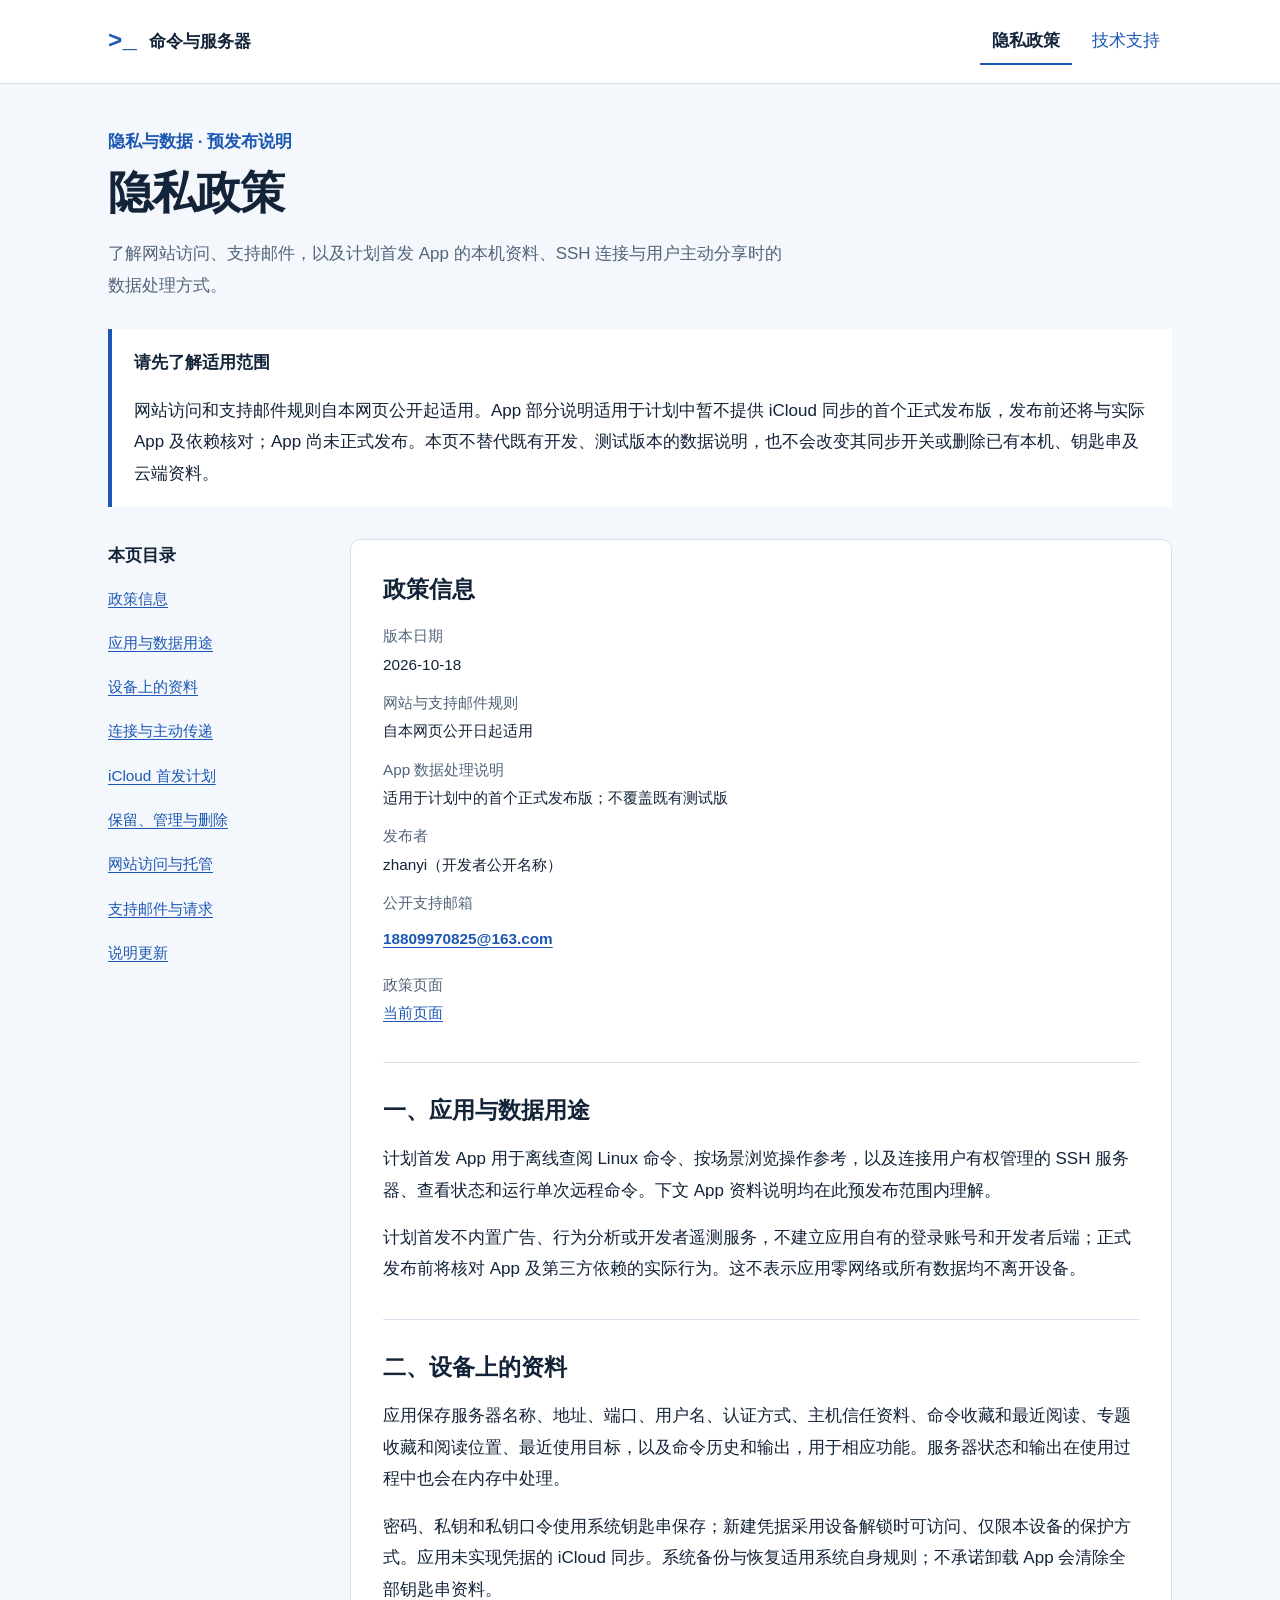
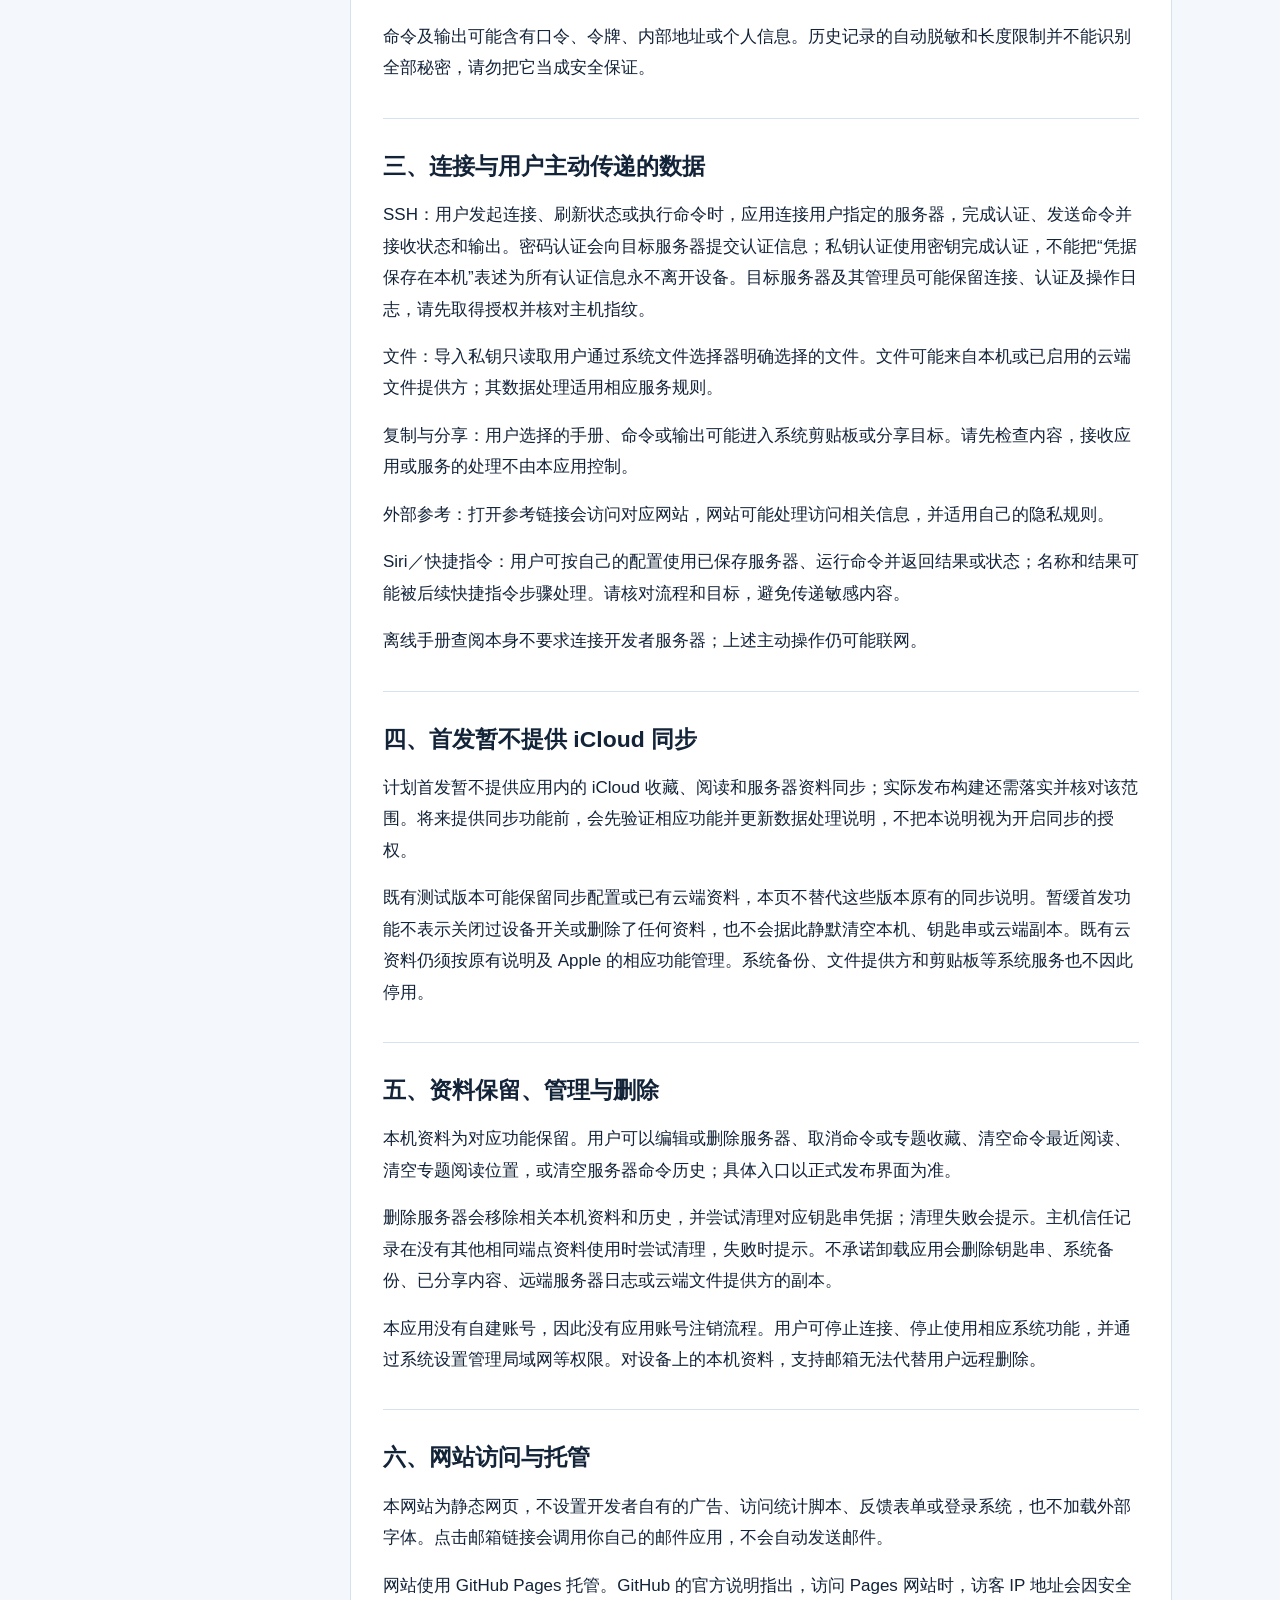
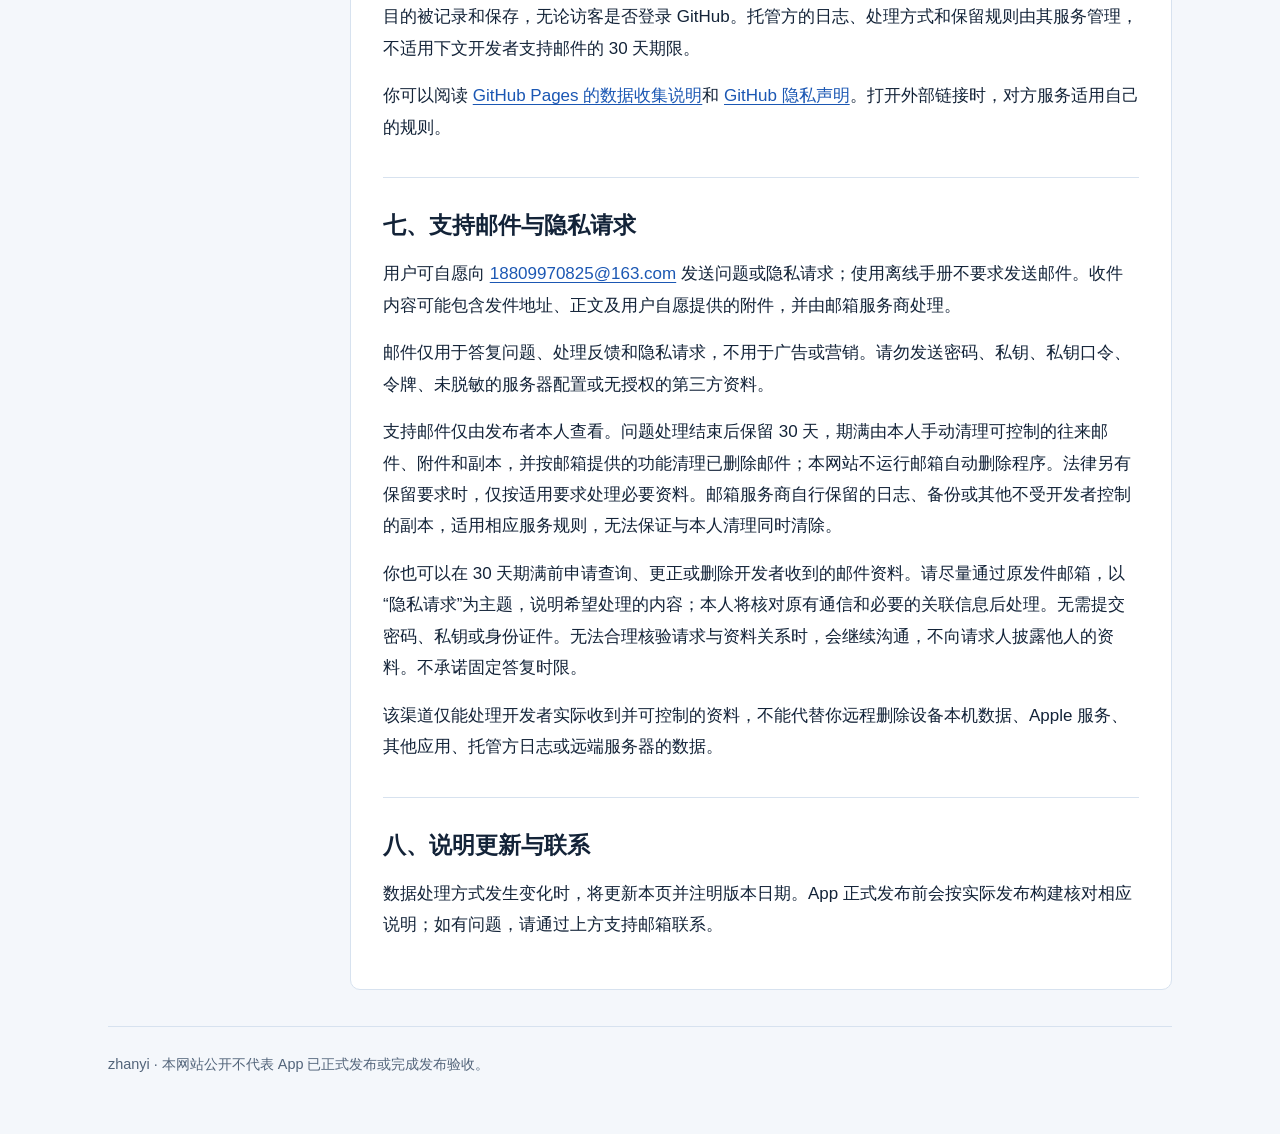
<file: index.html>
<!doctype html>
<html lang="zh-CN">
<head>
  <meta charset="utf-8">
  <meta name="viewport" content="width=device-width, initial-scale=1">
  <meta name="robots" content="noindex, nofollow">
  <meta name="referrer" content="no-referrer">
  <meta name="description" content="命令与服务器的网站、支持邮件及计划首发 App 的隐私与数据处理说明。">
  <title>隐私政策｜命令与服务器</title>
  <link rel="stylesheet" href="styles.css">
</head>
<body>
<a class="skip-link" href="#main">跳到正文</a>
<header class="site-header">
  <div class="header-inner">
    <div class="brand"><span class="brand-mark" aria-hidden="true">&gt;_</span><span>命令与服务器</span></div>
    <nav class="site-nav" aria-label="网站导航">
      <a href="index.html" aria-current="page">隐私政策</a>
      <a href="support.html">技术支持</a>
    </nav>
  </div>
</header>
<main class="page" id="main" tabindex="-1">
  <p class="draft-label">隐私与数据 · 预发布说明</p>
  <h1>隐私政策</h1>
  <p class="intro">了解网站访问、支持邮件，以及计划首发 App 的本机资料、SSH 连接与用户主动分享时的数据处理方式。</p>
  <div class="notice" role="note" aria-label="政策适用范围">
    <p><strong>请先了解适用范围</strong></p>
    <p>网站访问和支持邮件规则自本网页公开起适用。App 部分说明适用于计划中暂不提供 iCloud 同步的首个正式发布版，发布前还将与实际 App 及依赖核对；App 尚未正式发布。本页不替代既有开发、测试版本的数据说明，也不会改变其同步开关或删除已有本机、钥匙串及云端资料。</p>
  </div>
  <div class="document-layout">
    <aside class="contents" aria-labelledby="contents-title">
      <h2 id="contents-title">本页目录</h2>
      <ul>
        <li><a href="#identity">政策信息</a></li>
        <li><a href="#purpose">应用与数据用途</a></li>
        <li><a href="#local-data">设备上的资料</a></li>
        <li><a href="#transfers">连接与主动传递</a></li>
        <li><a href="#icloud">iCloud 首发计划</a></li>
        <li><a href="#deletion">保留、管理与删除</a></li>
        <li><a href="#website">网站访问与托管</a></li>
        <li><a href="#email">支持邮件与请求</a></li>
        <li><a href="#updates">说明更新</a></li>
      </ul>
    </aside>
    <article class="document" aria-label="隐私政策正文">
      <section aria-labelledby="identity">
        <h2 id="identity">政策信息</h2>
        <dl class="metadata">
          <div><dt>版本日期</dt><dd>2026-10-18</dd></div>
          <div><dt>网站与支持邮件规则</dt><dd>自本网页公开日起适用</dd></div>
          <div><dt>App 数据处理说明</dt><dd>适用于计划中的首个正式发布版；不覆盖既有测试版</dd></div>
          <div><dt>发布者</dt><dd>zhanyi（开发者公开名称）</dd></div>
          <div><dt>公开支持邮箱</dt><dd><a class="contact-link" href="mailto:18809970825@163.com">18809970825@163.com</a></dd></div>
          <div><dt>政策页面</dt><dd><a href="index.html">当前页面</a></dd></div>
        </dl>
      </section>
      <section aria-labelledby="purpose">
        <h2 id="purpose">一、应用与数据用途</h2>
        <p>计划首发 App 用于离线查阅 Linux 命令、按场景浏览操作参考，以及连接用户有权管理的 SSH 服务器、查看状态和运行单次远程命令。下文 App 资料说明均在此预发布范围内理解。</p>
        <p>计划首发不内置广告、行为分析或开发者遥测服务，不建立应用自有的登录账号和开发者后端；正式发布前将核对 App 及第三方依赖的实际行为。这不表示应用零网络或所有数据均不离开设备。</p>
      </section>
      <section aria-labelledby="local-data">
        <h2 id="local-data">二、设备上的资料</h2>
        <p>应用保存服务器名称、地址、端口、用户名、认证方式、主机信任资料、命令收藏和最近阅读、专题收藏和阅读位置、最近使用目标，以及命令历史和输出，用于相应功能。服务器状态和输出在使用过程中也会在内存中处理。</p>
        <p>密码、私钥和私钥口令使用系统钥匙串保存；新建凭据采用设备解锁时可访问、仅限本设备的保护方式。应用未实现凭据的 iCloud 同步。系统备份与恢复适用系统自身规则；不承诺卸载 App 会清除全部钥匙串资料。</p>
        <p>命令及输出可能含有口令、令牌、内部地址或个人信息。历史记录的自动脱敏和长度限制并不能识别全部秘密，请勿把它当成安全保证。</p>
      </section>
      <section aria-labelledby="transfers">
        <h2 id="transfers">三、连接与用户主动传递的数据</h2>
        <p>SSH：用户发起连接、刷新状态或执行命令时，应用连接用户指定的服务器，完成认证、发送命令并接收状态和输出。密码认证会向目标服务器提交认证信息；私钥认证使用密钥完成认证，不能把“凭据保存在本机”表述为所有认证信息永不离开设备。目标服务器及其管理员可能保留连接、认证及操作日志，请先取得授权并核对主机指纹。</p>
        <p>文件：导入私钥只读取用户通过系统文件选择器明确选择的文件。文件可能来自本机或已启用的云端文件提供方；其数据处理适用相应服务规则。</p>
        <p>复制与分享：用户选择的手册、命令或输出可能进入系统剪贴板或分享目标。请先检查内容，接收应用或服务的处理不由本应用控制。</p>
        <p>外部参考：打开参考链接会访问对应网站，网站可能处理访问相关信息，并适用自己的隐私规则。</p>
        <p>Siri／快捷指令：用户可按自己的配置使用已保存服务器、运行命令并返回结果或状态；名称和结果可能被后续快捷指令步骤处理。请核对流程和目标，避免传递敏感内容。</p>
        <p>离线手册查阅本身不要求连接开发者服务器；上述主动操作仍可能联网。</p>
      </section>
      <section aria-labelledby="icloud">
        <h2 id="icloud">四、首发暂不提供 iCloud 同步</h2>
        <p>计划首发暂不提供应用内的 iCloud 收藏、阅读和服务器资料同步；实际发布构建还需落实并核对该范围。将来提供同步功能前，会先验证相应功能并更新数据处理说明，不把本说明视为开启同步的授权。</p>
        <p>既有测试版本可能保留同步配置或已有云端资料，本页不替代这些版本原有的同步说明。暂缓首发功能不表示关闭过设备开关或删除了任何资料，也不会据此静默清空本机、钥匙串或云端副本。既有云资料仍须按原有说明及 Apple 的相应功能管理。系统备份、文件提供方和剪贴板等系统服务也不因此停用。</p>
      </section>
      <section aria-labelledby="deletion">
        <h2 id="deletion">五、资料保留、管理与删除</h2>
        <p>本机资料为对应功能保留。用户可以编辑或删除服务器、取消命令或专题收藏、清空命令最近阅读、清空专题阅读位置，或清空服务器命令历史；具体入口以正式发布界面为准。</p>
        <p>删除服务器会移除相关本机资料和历史，并尝试清理对应钥匙串凭据；清理失败会提示。主机信任记录在没有其他相同端点资料使用时尝试清理，失败时提示。不承诺卸载应用会删除钥匙串、系统备份、已分享内容、远端服务器日志或云端文件提供方的副本。</p>
        <p>本应用没有自建账号，因此没有应用账号注销流程。用户可停止连接、停止使用相应系统功能，并通过系统设置管理局域网等权限。对设备上的本机资料，支持邮箱无法代替用户远程删除。</p>
      </section>
      <section aria-labelledby="website">
        <h2 id="website">六、网站访问与托管</h2>
        <p>本网站为静态网页，不设置开发者自有的广告、访问统计脚本、反馈表单或登录系统，也不加载外部字体。点击邮箱链接会调用你自己的邮件应用，不会自动发送邮件。</p>
        <p>网站使用 GitHub Pages 托管。GitHub 的官方说明指出，访问 Pages 网站时，访客 IP 地址会因安全目的被记录和保存，无论访客是否登录 GitHub。托管方的日志、处理方式和保留规则由其服务管理，不适用下文开发者支持邮件的 30 天期限。</p>
        <p>你可以阅读 <a href="https://docs.github.com/en/pages/getting-started-with-github-pages/what-is-github-pages#data-collection">GitHub Pages 的数据收集说明</a>和 <a href="https://docs.github.com/en/site-policy/privacy-policies/github-general-privacy-statement">GitHub 隐私声明</a>。打开外部链接时，对方服务适用自己的规则。</p>
      </section>
      <section aria-labelledby="email">
        <h2 id="email">七、支持邮件与隐私请求</h2>
        <p>用户可自愿向 <a href="mailto:18809970825@163.com">18809970825@163.com</a> 发送问题或隐私请求；使用离线手册不要求发送邮件。收件内容可能包含发件地址、正文及用户自愿提供的附件，并由邮箱服务商处理。</p>
        <p>邮件仅用于答复问题、处理反馈和隐私请求，不用于广告或营销。请勿发送密码、私钥、私钥口令、令牌、未脱敏的服务器配置或无授权的第三方资料。</p>
        <p>支持邮件仅由发布者本人查看。问题处理结束后保留 30 天，期满由本人手动清理可控制的往来邮件、附件和副本，并按邮箱提供的功能清理已删除邮件；本网站不运行邮箱自动删除程序。法律另有保留要求时，仅按适用要求处理必要资料。邮箱服务商自行保留的日志、备份或其他不受开发者控制的副本，适用相应服务规则，无法保证与本人清理同时清除。</p>
        <p>你也可以在 30 天期满前申请查询、更正或删除开发者收到的邮件资料。请尽量通过原发件邮箱，以“隐私请求”为主题，说明希望处理的内容；本人将核对原有通信和必要的关联信息后处理。无需提交密码、私钥或身份证件。无法合理核验请求与资料关系时，会继续沟通，不向请求人披露他人的资料。不承诺固定答复时限。</p>
        <p>该渠道仅能处理开发者实际收到并可控制的资料，不能代替你远程删除设备本机数据、Apple 服务、其他应用、托管方日志或远端服务器的数据。</p>
      </section>
      <section aria-labelledby="updates">
        <h2 id="updates">八、说明更新与联系</h2>
        <p>数据处理方式发生变化时，将更新本页并注明版本日期。App 正式发布前会按实际发布构建核对相应说明；如有问题，请通过上方支持邮箱联系。</p>
      </section>
    </article>
  </div>
  <footer class="site-footer"><p>zhanyi · 本网站公开不代表 App 已正式发布或完成发布验收。</p></footer>
</main>
</body>
</html>
</file>
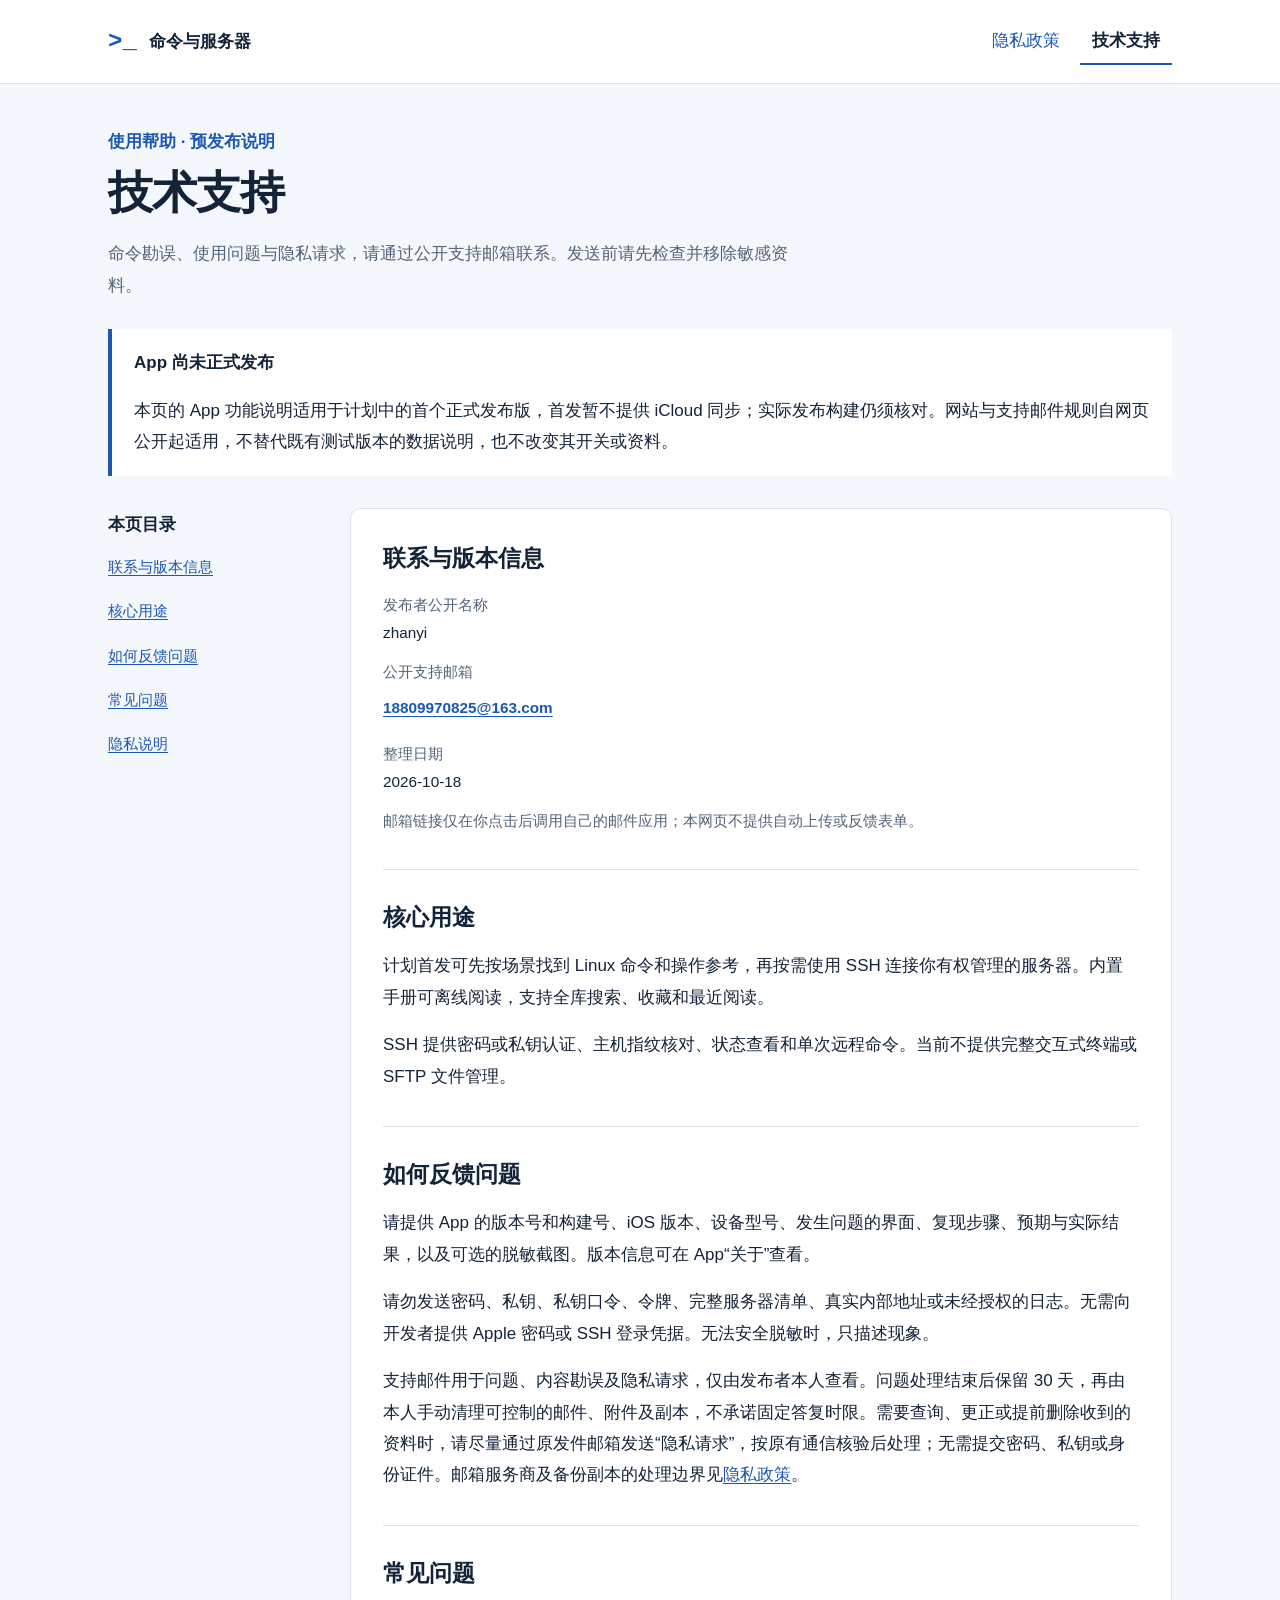
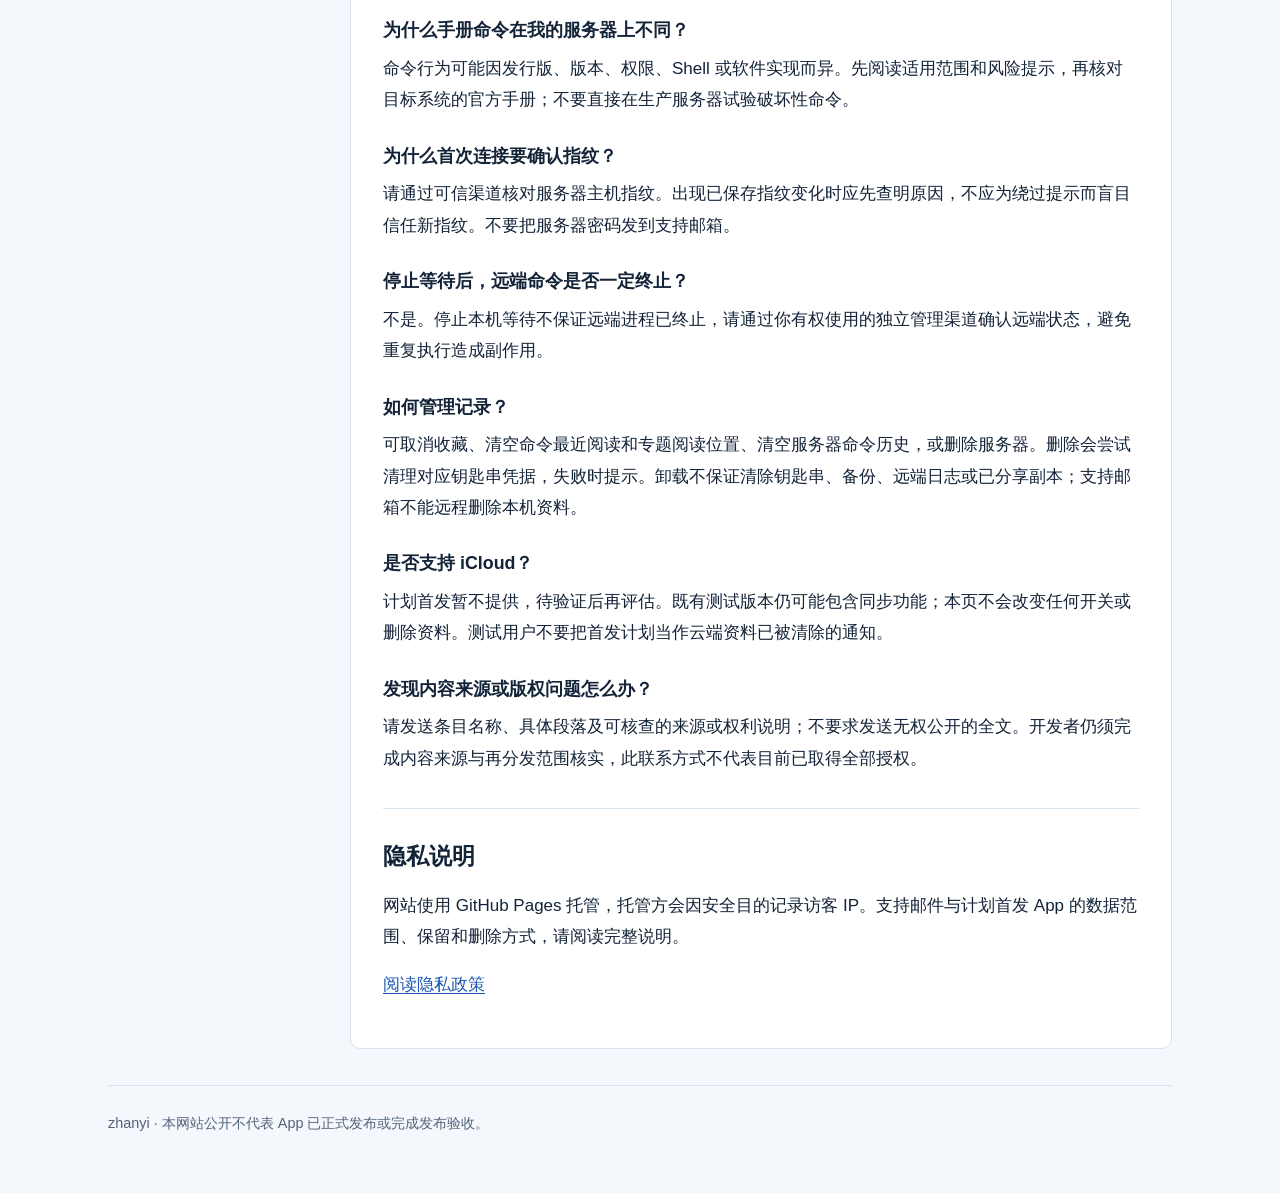
<file: support.html>
<!doctype html>
<html lang="zh-CN">
<head>
  <meta charset="utf-8">
  <meta name="viewport" content="width=device-width, initial-scale=1">
  <meta name="robots" content="noindex, nofollow">
  <meta name="referrer" content="no-referrer">
  <meta name="description" content="命令与服务器的支持邮箱、问题反馈方式及计划首发 App 的功能边界。">
  <title>技术支持｜命令与服务器</title>
  <link rel="stylesheet" href="styles.css">
</head>
<body>
<a class="skip-link" href="#main">跳到正文</a>
<header class="site-header">
  <div class="header-inner">
    <div class="brand"><span class="brand-mark" aria-hidden="true">&gt;_</span><span>命令与服务器</span></div>
    <nav class="site-nav" aria-label="网站导航">
      <a href="index.html">隐私政策</a>
      <a href="support.html" aria-current="page">技术支持</a>
    </nav>
  </div>
</header>
<main class="page" id="main" tabindex="-1">
  <p class="draft-label">使用帮助 · 预发布说明</p>
  <h1>技术支持</h1>
  <p class="intro">命令勘误、使用问题与隐私请求，请通过公开支持邮箱联系。发送前请先检查并移除敏感资料。</p>
  <div class="notice" role="note" aria-label="功能适用范围">
    <p><strong>App 尚未正式发布</strong></p>
    <p>本页的 App 功能说明适用于计划中的首个正式发布版，首发暂不提供 iCloud 同步；实际发布构建仍须核对。网站与支持邮件规则自网页公开起适用，不替代既有测试版本的数据说明，也不改变其开关或资料。</p>
  </div>
  <div class="document-layout">
    <aside class="contents" aria-labelledby="contents-title">
      <h2 id="contents-title">本页目录</h2>
      <ul>
        <li><a href="#contact">联系与版本信息</a></li>
        <li><a href="#features">核心用途</a></li>
        <li><a href="#feedback">如何反馈问题</a></li>
        <li><a href="#faq">常见问题</a></li>
        <li><a href="#privacy">隐私说明</a></li>
      </ul>
    </aside>
    <article class="document" aria-label="技术支持正文">
      <section aria-labelledby="contact">
        <h2 id="contact">联系与版本信息</h2>
        <dl class="metadata">
          <div><dt>发布者公开名称</dt><dd>zhanyi</dd></div>
          <div><dt>公开支持邮箱</dt><dd><a class="contact-link" href="mailto:18809970825@163.com">18809970825@163.com</a></dd></div>
          <div><dt>整理日期</dt><dd>2026-10-18</dd></div>
        </dl>
        <p class="fine-print">邮箱链接仅在你点击后调用自己的邮件应用；本网页不提供自动上传或反馈表单。</p>
      </section>
      <section aria-labelledby="features">
        <h2 id="features">核心用途</h2>
        <p>计划首发可先按场景找到 Linux 命令和操作参考，再按需使用 SSH 连接你有权管理的服务器。内置手册可离线阅读，支持全库搜索、收藏和最近阅读。</p>
        <p>SSH 提供密码或私钥认证、主机指纹核对、状态查看和单次远程命令。当前不提供完整交互式终端或 SFTP 文件管理。</p>
      </section>
      <section aria-labelledby="feedback">
        <h2 id="feedback">如何反馈问题</h2>
        <p>请提供 App 的版本号和构建号、iOS 版本、设备型号、发生问题的界面、复现步骤、预期与实际结果，以及可选的脱敏截图。版本信息可在 App“关于”查看。</p>
        <p>请勿发送密码、私钥、私钥口令、令牌、完整服务器清单、真实内部地址或未经授权的日志。无需向开发者提供 Apple 密码或 SSH 登录凭据。无法安全脱敏时，只描述现象。</p>
        <p>支持邮件用于问题、内容勘误及隐私请求，仅由发布者本人查看。问题处理结束后保留 30 天，再由本人手动清理可控制的邮件、附件及副本，不承诺固定答复时限。需要查询、更正或提前删除收到的资料时，请尽量通过原发件邮箱发送“隐私请求”，按原有通信核验后处理；无需提交密码、私钥或身份证件。邮箱服务商及备份副本的处理边界见<a href="index.html#email">隐私政策</a>。</p>
      </section>
      <section aria-labelledby="faq">
        <h2 id="faq">常见问题</h2>
        <h3>为什么手册命令在我的服务器上不同？</h3>
        <p>命令行为可能因发行版、版本、权限、Shell 或软件实现而异。先阅读适用范围和风险提示，再核对目标系统的官方手册；不要直接在生产服务器试验破坏性命令。</p>
        <h3>为什么首次连接要确认指纹？</h3>
        <p>请通过可信渠道核对服务器主机指纹。出现已保存指纹变化时应先查明原因，不应为绕过提示而盲目信任新指纹。不要把服务器密码发到支持邮箱。</p>
        <h3>停止等待后，远端命令是否一定终止？</h3>
        <p>不是。停止本机等待不保证远端进程已终止，请通过你有权使用的独立管理渠道确认远端状态，避免重复执行造成副作用。</p>
        <h3>如何管理记录？</h3>
        <p>可取消收藏、清空命令最近阅读和专题阅读位置、清空服务器命令历史，或删除服务器。删除会尝试清理对应钥匙串凭据，失败时提示。卸载不保证清除钥匙串、备份、远端日志或已分享副本；支持邮箱不能远程删除本机资料。</p>
        <h3>是否支持 iCloud？</h3>
        <p>计划首发暂不提供，待验证后再评估。既有测试版本仍可能包含同步功能；本页不会改变任何开关或删除资料。测试用户不要把首发计划当作云端资料已被清除的通知。</p>
        <h3>发现内容来源或版权问题怎么办？</h3>
        <p>请发送条目名称、具体段落及可核查的来源或权利说明；不要求发送无权公开的全文。开发者仍须完成内容来源与再分发范围核实，此联系方式不代表目前已取得全部授权。</p>
      </section>
      <section aria-labelledby="privacy">
        <h2 id="privacy">隐私说明</h2>
        <p>网站使用 GitHub Pages 托管，托管方会因安全目的记录访客 IP。支持邮件与计划首发 App 的数据范围、保留和删除方式，请阅读完整说明。</p>
        <p><a href="index.html">阅读隐私政策</a></p>
      </section>
    </article>
  </div>
  <footer class="site-footer"><p>zhanyi · 本网站公开不代表 App 已正式发布或完成发布验收。</p></footer>
</main>
</body>
</html>
</file>
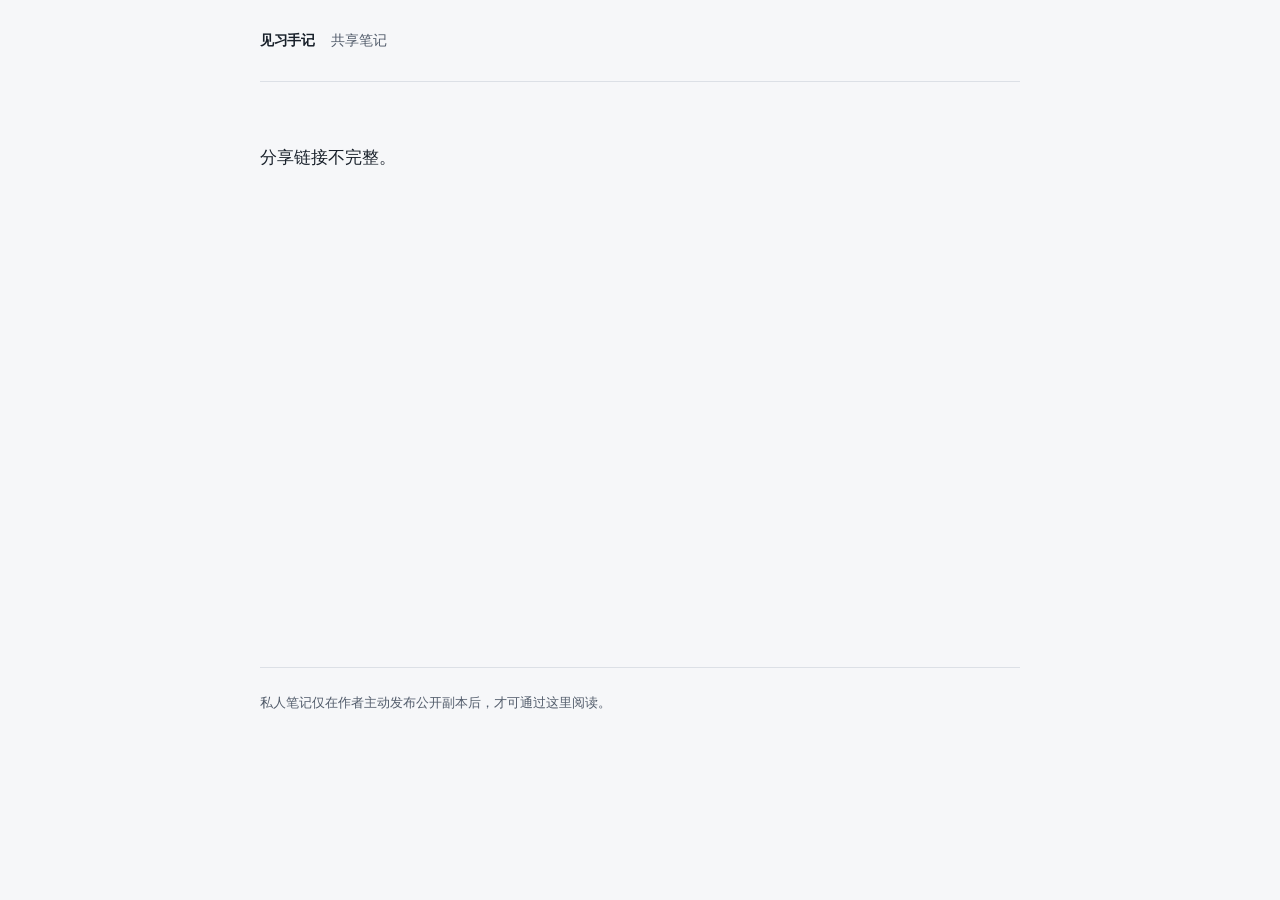
<file: shared-notes-dev/notes.html>
<!doctype html>
<html lang="zh-CN"><head><meta charset="utf-8"><meta name="viewport" content="width=device-width,initial-scale=1">
<meta name="referrer" content="no-referrer"><meta name="robots" content="noindex">
<meta http-equiv="Content-Security-Policy" content="default-src 'none'; script-src 'self'; style-src 'self'; connect-src 'self' https://api.apple-cloudkit.com; base-uri 'none'; form-action 'none'">
<title>共享笔记 · 见习手记</title><link rel="stylesheet" href="reader.css"><script type="module" src="reader.mjs"></script></head>
<body><header><span class="brand">见习手记</span><span>共享笔记</span></header><main id="reading" aria-busy="false">
<p id="status" role="status">正在读取公开笔记…</p>
<button id="retry" type="button" hidden>重新读取</button>
<article id="note" hidden><div class="eyebrow">公开阅读副本</div><h1 id="title"></h1><p id="author" class="meta"></p>
<p id="tags" class="tags"></p><p id="credit" class="meta"></p><div class="actions"><a id="download">保存笔记文件</a><a id="open-app">在 App 中打开</a><button id="refresh" type="button">刷新公开状态</button></div>
<div id="body"></div><aside>署名由分享者提供，未经身份认证。保存的是独立副本；原链接撤回后，已保存的文件仍由接收者持有。</aside></article>
</main><footer>私人笔记仅在作者主动发布公开副本后，才可通过这里阅读。</footer></body></html>
</file>
<file: styles.css>
:root {
  color-scheme: light;
  --page: #f4f7fb;
  --paper: #ffffff;
  --ink: #132338;
  --muted: #52647a;
  --link: #1b57b3;
  --line: #d7e2ef;
  font-family: "PingFang SC", "Hiragino Sans GB", "Microsoft YaHei", sans-serif;
  font-size: 17px;
  line-height: 1.85;
  color: var(--ink);
  background: var(--page);
}
* { box-sizing: border-box; }
body { margin: 0; }
a { color: var(--link); text-underline-offset: .2em; overflow-wrap: anywhere; }
a:hover { text-decoration-thickness: 2px; }
a:focus-visible { outline: 3px solid var(--link); outline-offset: 4px; border-radius: 2px; }
.skip-link { position: absolute; top: -100px; left: 12px; padding: 10px 16px; background: var(--paper); z-index: 2; }
.skip-link:focus { top: 12px; }
.site-header { background: var(--paper); border-bottom: 1px solid var(--line); }
.header-inner { max-width: 1120px; padding: 18px 28px; margin: auto; display: flex; align-items: center; justify-content: space-between; gap: 12px 32px; flex-wrap: wrap; }
.brand { display: flex; align-items: center; gap: 12px; font-weight: 650; }
.brand-mark { font-family: ui-monospace, "SFMono-Regular", monospace; color: var(--link); font-size: 24px; line-height: 1; }
.site-nav { display: flex; gap: 8px; flex-wrap: wrap; }
.site-nav a { display: inline-flex; align-items: center; min-height: 44px; padding: 7px 12px; text-decoration: none; border-bottom: 2px solid transparent; }
.site-nav a[aria-current="page"] { color: var(--ink); border-color: var(--link); font-weight: 650; }
.page { max-width: 1120px; margin: 0 auto; padding: 42px 28px 56px; }
.draft-label { color: var(--link); margin: 0 0 6px; font-weight: 650; }
h1 { font-size: clamp(2rem, 5vw, 2.65rem); line-height: 1.3; letter-spacing: -.025em; margin: 0 0 16px; }
h2 { font-size: 1.35rem; line-height: 1.5; margin: 0 0 16px; scroll-margin-top: 24px; }
h3 { font-size: 1.05rem; line-height: 1.6; margin: 26px 0 8px; }
p { margin: 0 0 16px; overflow-wrap: anywhere; }
.intro { color: var(--muted); max-width: 40rem; }
.notice { background: var(--paper); border-left: 4px solid var(--link); padding: 18px 22px; margin: 28px 0 32px; }
.notice p:last-child { margin-bottom: 0; }
.document-layout { display: grid; grid-template-columns: 200px minmax(0, 1fr); gap: 42px; align-items: start; }
.contents { padding: 4px 0; }
.contents h2 { font-size: 1rem; margin: 0 0 8px; }
.contents ul { list-style: none; padding: 0; margin: 0; }
.contents a { display: flex; min-height: 44px; align-items: center; padding: 8px 0; font-size: .9rem; }
.document { min-width: 0; background: var(--paper); padding: 32px; border: 1px solid var(--line); border-radius: 10px; }
.document section + section { margin-top: 34px; padding-top: 30px; border-top: 1px solid var(--line); }
.metadata { margin: 0; font-size: .9rem; }
.metadata > div { margin-bottom: 10px; }
dt { color: var(--muted); }
dd { margin: 0; overflow-wrap: anywhere; }
.contact-link { display: inline-flex; align-items: center; min-height: 44px; font-weight: 650; }
.fine-print { color: var(--muted); font-size: .9rem; }
.site-footer { border-top: 1px solid var(--line); padding: 24px 0 0; margin-top: 36px; color: var(--muted); font-size: .85rem; }
.site-footer p { margin: 0; }
@media (max-width: 760px) {
  .header-inner { padding: 16px 20px; }
  .page { padding: 28px 20px 40px; }
  .document-layout { grid-template-columns: minmax(0, 1fr); gap: 24px; }
  .contents ul { display: grid; grid-template-columns: repeat(2, minmax(0, 1fr)); column-gap: 20px; }
  .contents a { font-size: .9rem; }
  .document { padding: 24px 20px; }
}
@media (max-width: 360px) {
  .header-inner, .page { padding-left: 16px; padding-right: 16px; }
  .document { padding: 22px 16px; }
  .contents ul { grid-template-columns: minmax(0, 1fr); }
}
@media print {
  :root { background: white; color: black; font-size: 11pt; }
  .site-nav, .contents, .skip-link { display: none; }
  .page { max-width: none; padding: 20px 0; }
  .header-inner { padding: 0 0 12px; }
  .document-layout { display: block; }
  .document { border: 0; padding: 0; }
  .notice { border: 2px solid black; padding: 12px; }
  h2, h3 { break-after: avoid; }
  a { color: black; }
}
</file>
<file: shared-notes-dev/reader.css>
:root{color-scheme:light dark;--bg:#f6f7f9;--surface:#fff;--ink:#18202a;--muted:#525c6b;--line:#dce0e6;--accent:#4737ad;--wash:#eeebff}
*{box-sizing:border-box}body{margin:0;background:var(--bg);color:var(--ink);font:17px/1.75 -apple-system,BlinkMacSystemFont,"Segoe UI",sans-serif;overflow-wrap:anywhere}
header,main,footer{width:min(100% - 40px,760px);margin:auto}header{display:flex;gap:16px;align-items:center;padding:28px 0;border-bottom:1px solid var(--line);font-size:14px}.brand{font-weight:750;letter-spacing:-.02em}header>span:last-child{color:var(--muted)}
main{min-height:65vh;padding:44px 0 56px}h1{font-size:clamp(28px,5vw,42px);line-height:1.25;letter-spacing:-.035em;margin:10px 0 20px}.eyebrow{font-size:13px;font-weight:700;color:var(--accent)}.meta{font-size:14px;color:var(--muted);margin:10px 0}.tags{font-size:14px;color:var(--accent)}
.actions{display:flex;flex-wrap:wrap;gap:12px;margin:28px 0}.actions a,button{display:inline-flex;align-items:center;min-height:44px;padding:8px 16px;border:1px solid var(--accent);border-radius:10px;text-decoration:none;color:var(--accent);background:transparent;font:600 15px/1.5 -apple-system,BlinkMacSystemFont,"Segoe UI",sans-serif;cursor:pointer}.actions a:first-child{background:var(--accent);color:var(--surface)}a:focus-visible,button:focus-visible{outline:3px solid var(--accent);outline-offset:4px}a:active,button:active{opacity:.75}a:not([href]){display:none}
#body{padding:24px;border:1px solid var(--line);border-radius:16px;background:var(--surface)}pre{white-space:pre-wrap;overflow-wrap:anywhere;word-break:normal;margin:0;font:15px/1.85 ui-monospace,SFMono-Regular,Consolas,monospace;tab-size:4}aside{margin-top:28px;border-left:3px solid var(--line);padding-left:16px;font-size:13px;color:var(--muted)}footer{padding:24px 0 32px;border-top:1px solid var(--line);color:var(--muted);font-size:13px}
@media(prefers-color-scheme:dark){:root{--bg:#111318;--surface:#1c2028;--ink:#f0f2f6;--muted:#bcc5d3;--line:#414956;--accent:#c4b8ff;--wash:#2c263e}.actions a:first-child{color:#111318}}
@media(max-width:420px){header,main,footer{width:calc(100% - 32px)}main{padding-top:28px}#body{padding:16px}.actions a,.actions button{flex:1 1 auto;justify-content:center}}
[hidden]{display:none!important}
</file>
